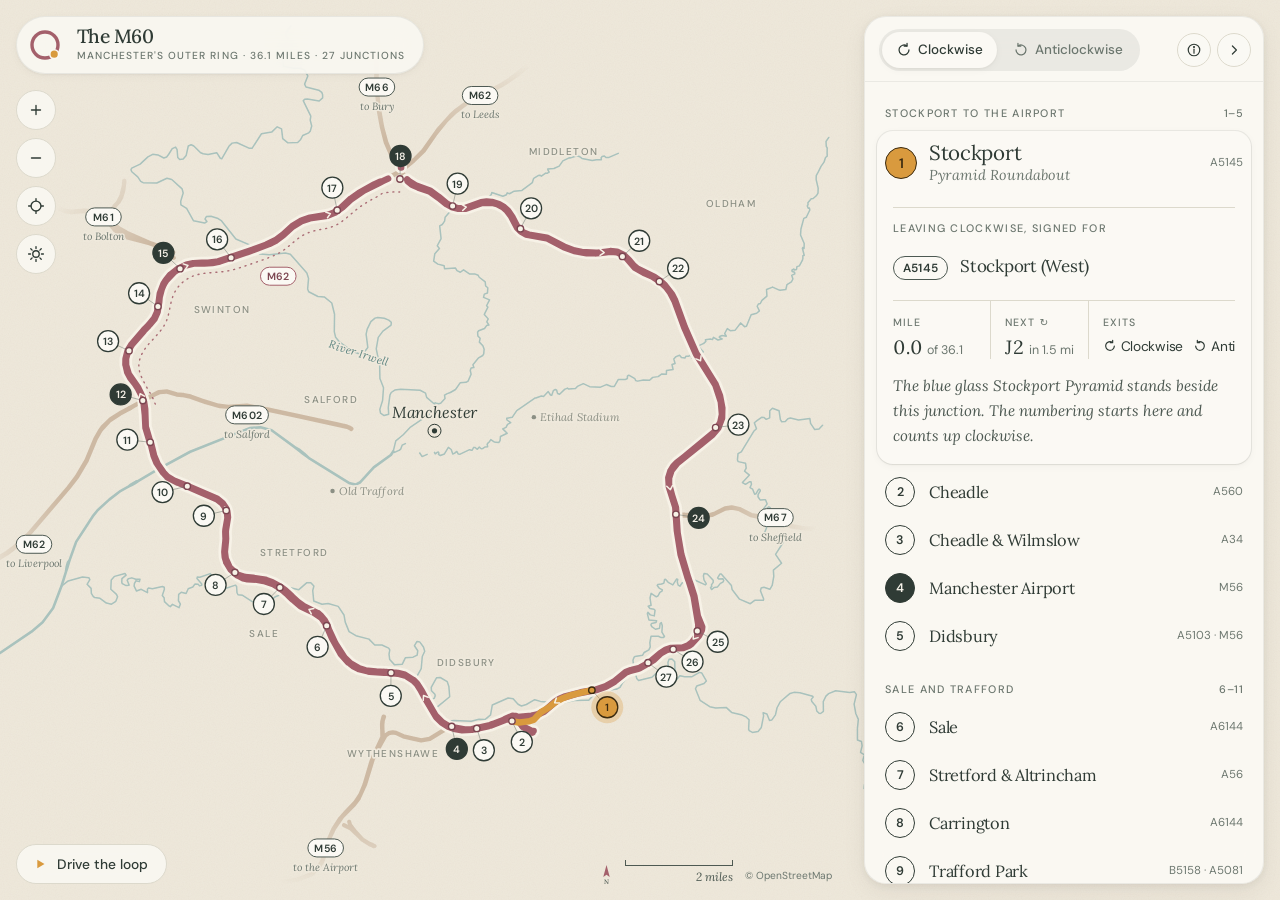
<file: index.html>
<!doctype html>
<html lang="en-GB">
  <head>
    <meta charset="utf-8" />
    <meta name="viewport" content="width=device-width, initial-scale=1, viewport-fit=cover" />
    <title>M60 Motorway</title>
    <meta name="description" content="A map of the M60, Manchester's orbital motorway, with all 27 junctions numbered, where each one goes in both directions, and the odd ones worth knowing about." />
    <meta name="theme-color" content="#f5f1e8" media="(prefers-color-scheme: light)" />
    <meta name="theme-color" content="#1a2428" media="(prefers-color-scheme: dark)" />
    <meta property="og:title" content="M60 Motorway, junction by junction" />
    <meta property="og:description" content="Manchester's orbital motorway: 36 miles, 27 junctions, numbered clockwise from Stockport." />
    <meta property="og:type" content="website" />
    <meta property="og:url" content="https://m60motorway.com/" />
    <link rel="canonical" href="https://m60motorway.com/" />
    <link rel="icon" href="favicon.svg" type="image/svg+xml" />
    <link rel="preconnect" href="https://fonts.googleapis.com" />
    <link rel="preconnect" href="https://fonts.gstatic.com" crossorigin />
    <link rel="stylesheet" href="https://fonts.googleapis.com/css2?family=DM+Sans:ital,opsz,wght@0,9..40,300;0,9..40,400;0,9..40,500;0,9..40,600;1,9..40,400&family=Lora:ital,wght@0,400;0,500;1,400&display=swap" />
    <link rel="stylesheet" href="styles.css" />
    <script>
      (() => {
        let saved = null;
        try { saved = localStorage.getItem("theme"); } catch (e) {}
        const preferred = matchMedia("(prefers-color-scheme: dark)").matches ? "dark" : "light";
        document.documentElement.dataset.theme = saved === "dark" || saved === "light" ? saved : preferred;
      })();
    </script>
  </head>
  <body>
    <main class="stage" id="stage">
      <div class="map-card" id="mapwrap">
        <svg id="map" role="img" aria-label="Map of the M60 ring around Manchester with its 27 numbered junctions"></svg>
        <div class="tip" id="tip" hidden></div>
      </div>

      <header class="float-title">
        <svg class="mark" viewBox="0 0 40 40" aria-hidden="true"><circle class="mark-ring" cx="20" cy="20" r="13" /><circle class="mark-j1" cx="29.2" cy="29.2" r="4.4" /></svg>
        <span class="title-copy">
          <h1>The M60</h1>
          <small>Manchester's outer ring · 36.1 miles · 27 junctions</small>
        </span>
      </header>

      <div class="float-tools">
        <button class="round-button" id="zin" type="button" aria-label="Zoom in" title="Zoom in"><svg viewBox="0 0 20 20" aria-hidden="true"><path d="M10 5v10M5 10h10" /></svg></button>
        <button class="round-button" id="zout" type="button" aria-label="Zoom out" title="Zoom out"><svg viewBox="0 0 20 20" aria-hidden="true"><path d="M5 10h10" /></svg></button>
        <button class="round-button" id="zfit" type="button" aria-label="Show the whole ring" title="Show the whole ring"><svg viewBox="0 0 20 20" aria-hidden="true"><circle cx="10" cy="10" r="5.5" /><path d="M10 1.8v2.4M10 15.8v2.4M1.8 10h2.4M15.8 10h2.4" /></svg></button>
        <button class="round-button theme-toggle" id="theme" type="button" aria-label="Switch colour theme" title="Switch colour theme">
          <svg class="sun" viewBox="0 0 20 20" aria-hidden="true"><circle cx="10" cy="10" r="3.6" /><path d="M10 1.8v2.1M10 16.1v2.1M1.8 10h2.1M16.1 10h2.1M4.2 4.2l1.5 1.5M14.3 14.3l1.5 1.5M4.2 15.8l1.5-1.5M14.3 5.7l1.5-1.5" /></svg>
          <svg class="moon" viewBox="0 0 20 20" aria-hidden="true"><path d="M15.8 12.6A6.6 6.6 0 0 1 7.4 4.2a6.6 6.6 0 1 0 8.4 8.4Z" /></svg>
        </button>
      </div>

      <div class="float-foot">
        <button class="pill" id="drive" type="button" aria-pressed="false"><svg viewBox="0 0 20 20" aria-hidden="true"><path class="play" d="M7 5.2v9.6L15 10Z" /><path class="stop" d="M6.5 6.5h7v7h-7Z" /></svg><span id="drive-label">Drive the loop</span></button>
      </div>

      <div class="float-scale" aria-hidden="true">
        <svg class="north" viewBox="0 0 14 22"><path d="M7 1 10.5 14 7 11.6 3.5 14Z" /><text x="7" y="21.5">N</text></svg>
        <span class="scale"><span class="bar" id="scale-bar"></span><span id="scale-label">1 mile</span></span>
        <span class="credit">© OpenStreetMap</span>
      </div>

      <button class="pill show-panel" id="show-panel" type="button" hidden><svg viewBox="0 0 20 20" aria-hidden="true"><path d="M12 5 7 10l5 5" /></svg>Details</button>

      <aside class="panel" id="panel" aria-label="Junctions">
        <div class="panel-top">
          <div class="segmented" role="group" aria-label="Direction of travel">
            <button type="button" id="d-cw" aria-pressed="true">
              <svg viewBox="0 0 20 20" aria-hidden="true"><path d="M16.2 10A6.2 6.2 0 1 1 13.4 4.8" /><path d="M13.8 1.8v3.4h-3.4" /></svg>Clockwise
            </button>
            <button type="button" id="d-acw" aria-pressed="false">
              <svg viewBox="0 0 20 20" aria-hidden="true"><path d="M3.8 10A6.2 6.2 0 1 0 6.6 4.8" /><path d="M6.2 1.8v3.4h3.4" /></svg>Anticlockwise
            </button>
          </div>
          <div class="panel-actions">
            <button class="round-button small" id="about-btn" type="button" aria-pressed="false" aria-label="About the M60" title="About the M60"><svg viewBox="0 0 20 20" aria-hidden="true"><circle cx="10" cy="10" r="7.2" /><path d="M10 9v5" /><circle class="dot" cx="10" cy="6.3" r=".6" /></svg></button>
            <button class="round-button small" id="hide-panel" type="button" aria-label="Hide the panel" title="Hide the panel"><svg viewBox="0 0 20 20" aria-hidden="true"><path class="side" d="m8 5 5 5-5 5" /><path class="sheet" d="m5 8 5 5 5-5" /></svg></button>
          </div>
        </div>

        <div class="panes">
          <section class="pane" id="pane-ring" aria-label="The junctions">
            <div id="list"></div>
          </section>

          <section class="pane about" id="pane-about" aria-label="About the M60" hidden>
            <button type="button" class="back" id="about-back"><svg viewBox="0 0 20 20" aria-hidden="true"><path d="M12 5 7 10l5 5" /></svg>All junctions</button>
            <figure class="scene">
              <svg viewBox="0 0 1440 260" preserveAspectRatio="xMidYMax slice" role="img" aria-labelledby="scene-desc">
          <desc id="scene-desc">The Barton High Level Bridge at dusk. The M60 crosses the Manchester Ship Canal on a long viaduct, with car lights moving along it and the city skyline beyond. After dark the stars come out and the windows light up.</desc>
          <defs>
            <linearGradient id="sceneSky" x2="0" y2="1"><stop stop-color="var(--sc-sky-0)" /><stop offset=".55" stop-color="var(--sc-sky-1)" /><stop offset="1" stop-color="var(--sc-sky-2)" /></linearGradient>
            <radialGradient id="sceneHalo"><stop stop-color="var(--sc-sun)" stop-opacity=".6" /><stop offset=".35" stop-color="var(--sc-sun)" stop-opacity=".18" /><stop offset="1" stop-color="var(--sc-sun)" stop-opacity="0" /></radialGradient>
            <linearGradient id="sceneWater" x2="0" y2="1"><stop stop-color="var(--sc-water-0)" /><stop offset="1" stop-color="var(--sc-water-1)" /></linearGradient>
            <filter id="sceneGlow" x="-200%" y="-200%" width="500%" height="500%"><feGaussianBlur stdDeviation="2.2" /></filter>
          </defs>
          <rect width="1440" height="260" fill="url(#sceneSky)" />
          <g class="scene-stars">
            <circle cx="120" cy="40" r="1" /><circle cx="260" cy="70" r=".8" /><circle cx="410" cy="28" r="1.1" /><circle cx="560" cy="58" r=".7" /><circle cx="690" cy="22" r="1" /><circle cx="820" cy="64" r=".8" /><circle cx="950" cy="34" r="1.2" /><circle cx="1180" cy="52" r=".8" /><circle cx="1300" cy="26" r="1" /><circle cx="1390" cy="72" r=".7" /><circle cx="60" cy="96" r=".7" /><circle cx="1010" cy="90" r=".7" />
          </g>
          <g class="scene-sun">
            <circle cx="1085" cy="168" r="120" fill="url(#sceneHalo)" />
            <circle cx="1085" cy="168" r="24" fill="var(--sc-sun)" />
          </g>
          <path class="scene-far" d="M0 196C110 178 200 186 300 176S520 160 640 170 860 158 990 166 1230 146 1440 168V260H0Z" />
          <g class="scene-city">
            <rect x="240" y="150" width="30" height="50" /><rect x="276" y="124" width="12" height="76" /><rect x="292" y="104" width="13" height="96" /><rect x="309" y="116" width="11" height="84" />
            <rect x="344" y="92" width="14" height="108" /><rect x="340" y="128" width="22" height="4" /><rect x="378" y="140" width="26" height="60" />
            <rect x="410" y="118" width="18" height="82" /><rect x="432" y="146" width="34" height="54" /><rect x="472" y="132" width="14" height="68" /><rect x="492" y="156" width="40" height="44" />
            <path d="M548 200V112h2v88Zm-26-86h60v2h-60Z" /><path d="M204 200v-70h1.6v70Zm-18-68h46v1.6h-46Z" />
          </g>
          <g class="scene-windows">
            <rect x="295" y="112" width="2" height="2" /><rect x="300" y="130" width="2" height="2" /><rect x="279" y="140" width="2" height="2" /><rect x="348" y="104" width="2" height="2" /><rect x="352" y="146" width="2" height="2" /><rect x="349" y="170" width="2" height="2" /><rect x="414" y="128" width="2" height="2" /><rect x="420" y="150" width="2" height="2" /><rect x="312" y="160" width="2" height="2" /><rect x="476" y="146" width="2" height="2" /><rect x="440" y="160" width="2" height="2" /><rect x="384" y="152" width="2" height="2" />
            <circle class="scene-beacon" cx="351" cy="89" r="1.8" />
          </g>
          <path class="scene-verge" d="M0 212c40-8 70-4 110-10s80 6 120 0 90-10 140-2 90 6 150 0 120 4 180-2 110 6 170 0 120-8 180-2 110 4 170-2 90 6 120 4V230H0Z" />
          <rect class="scene-water" y="214" width="1440" height="46" fill="url(#sceneWater)" />
          <g class="scene-shine"><path d="M1040 224h90M1058 232h56M1070 240h34M1020 248h40M1110 250h30" /></g>
          <g class="scene-piers"><rect x="16" y="176.3" width="9" height="59.7" /><rect x="106" y="172.6" width="9" height="63.4" /><rect x="196" y="169.4" width="9" height="66.6" /><rect x="286" y="166.8" width="9" height="69.2" /><rect x="376" y="164.6" width="9" height="71.4" /><rect x="466" y="162.9" width="9" height="73.1" /><rect x="556" y="161.8" width="9" height="74.2" /><rect x="632" y="161.2" width="16" height="74.8" /><rect x="792" y="161.2" width="16" height="74.8" /><rect x="876" y="161.8" width="9" height="74.2" /><rect x="966" y="162.9" width="9" height="73.1" /><rect x="1056" y="164.6" width="9" height="71.4" /><rect x="1146" y="166.8" width="9" height="69.2" /><rect x="1236" y="169.4" width="9" height="66.6" /><rect x="1326" y="172.6" width="9" height="63.4" /><rect x="1416" y="176.3" width="9" height="59.7" /></g>
          <path class="scene-deck" d="M-40 176Q720 140 1480 176" />
          <path class="scene-parapet" d="M-40 171.5Q720 135.5 1480 171.5" />
          <g class="scene-traffic">
            <g class="head" filter="url(#sceneGlow)">
              <circle r="2.4"><animateMotion dur="16s" repeatCount="indefinite" begin="0s" path="M-40 169Q720 133 1480 169" /></circle>
              <circle r="2.4"><animateMotion dur="16s" repeatCount="indefinite" begin="-3.4s" path="M-40 169Q720 133 1480 169" /></circle>
              <circle r="2.4"><animateMotion dur="15s" repeatCount="indefinite" begin="-6.1s" path="M-40 169Q720 133 1480 169" /></circle>
              <circle r="2.4"><animateMotion dur="17s" repeatCount="indefinite" begin="-9.8s" path="M-40 169Q720 133 1480 169" /></circle>
              <circle r="2.4"><animateMotion dur="16s" repeatCount="indefinite" begin="-12.9s" path="M-40 169Q720 133 1480 169" /></circle>
            </g>
            <g class="tail" filter="url(#sceneGlow)">
              <circle r="2.2"><animateMotion dur="18s" repeatCount="indefinite" begin="-1.5s" path="M1480 166Q720 130 -40 166" /></circle>
              <circle r="2.2"><animateMotion dur="17s" repeatCount="indefinite" begin="-5.2s" path="M1480 166Q720 130 -40 166" /></circle>
              <circle r="2.2"><animateMotion dur="18s" repeatCount="indefinite" begin="-8.7s" path="M1480 166Q720 130 -40 166" /></circle>
              <circle r="2.2"><animateMotion dur="19s" repeatCount="indefinite" begin="-11.6s" path="M1480 166Q720 130 -40 166" /></circle>
              <circle r="2.2"><animateMotion dur="17s" repeatCount="indefinite" begin="-14.8s" path="M1480 166Q720 130 -40 166" /></circle>
            </g>
          </g>
        </svg>
              <figcaption>The Barton High Level Bridge, where the M60 crosses the Manchester Ship Canal between J10 and J11.</figcaption>
            </figure>
            <dl class="figures">
              <div><dt>Length</dt><dd>36.1 mi</dd></div>
              <div><dt>Junctions</dt><dd>27</dd></div>
              <div><dt>Ring closed</dt><dd>2000</dd></div>
            </dl>
            <h2 class="about-h">Good to know</h2>
            <ul class="quirks" id="quirks"></ul>
            <h2 class="about-h">History</h2>
            <div class="prose">
              <p>The M60 is 36.1 miles long and wholly inside Greater Manchester. Its junctions sit on average 1.3 miles apart, close together for a British motorway, and are numbered clockwise from Stockport. Clockwise traffic uses the outer carriageway and anticlockwise traffic the inner one.</p>
              <p>The oldest part is the Stretford–Eccles bypass, opened in 1960 with the Barton High Level Bridge over the Manchester Ship Canal. The ring was stitched together from parts of the M62, M63 and M66 and renumbered as the M60 in 1998. The last stretch, from J19 to J23, opened in October 2000 and closed the loop.</p>
              <p>In 2004 the section between J16 and J17 was the busiest road in the country, at about 181,000 vehicles a day. Since 2018 the road from J8 round to J18 has run as a smart motorway with variable speed limits.</p>
            </div>
            <p class="keys">Drag the map to move it, and scroll or pinch to zoom. <kbd>←</kbd> <kbd>→</kbd> step round the ring and <kbd>D</kbd> flips the direction.</p>
            <p class="credits">Map data © <a href="https://www.openstreetmap.org/copyright">OpenStreetMap contributors</a>. Destinations and mileages from the <a href="https://en.wikipedia.org/wiki/M60_motorway_(Great_Britain)">Wikipedia junction list</a>; miles for J3, J4, J15 and J25–27 are estimated from the map.</p>
          </section>
        </div>
      </aside>
    </main>

    <script src="data/geo.js"></script>
    <script src="data/junctions.js"></script>
    <script src="script.js"></script>
  </body>
</html>
</file>
<file: styles.css>
/* M60 Motorway. Paper, ink and a dusk-rose road: the same quiet palette as dejones.io's reading pages. */
:root {
  color-scheme: light;
  --paper: #f5f1e8;
  --paper-deep: #eee8da;
  --card: #fbf9f4;
  --ink: #2f3b35;
  --ink-mid: #4d5952;
  --muted: #6c776f;
  --rule: #dcd9cc;
  --rule-soft: rgba(47, 59, 53, 0.08);
  --glass: rgba(251, 249, 244, 0.82);

  --land: #efe9dc;
  --water: #a9c2bd;
  --water-ink: #5d8480;
  --route: #a4606b;
  --route-halo: #f7f2e7;
  --route-deep: #7c4651;
  --spur: #cdb9a3;
  --gold: #d99a3e;
  --gold-ink: #3a2a10;
  --token: #fbf9f4;
  --token-ink: #2f3b35;
  --town: #8b8f84;

  --shadow-sm: 0 1px 2px rgba(47, 40, 30, 0.05), 0 2px 8px rgba(47, 40, 30, 0.04);
  --shadow-md: 0 2px 8px rgba(47, 40, 30, 0.07), 0 8px 24px rgba(47, 40, 30, 0.06);

  --tone-cream: #fffaf3; --tone-sage: #eff5ee; --tone-sky: #eef4fc; --tone-rose: #fdf0f4;
  --tone-lavender: #f2f0fb; --tone-amber: #fdf6e3; --tone-slate: #f0f2f6; --tone-mint: #edf8f5;

  --sc-sky-0: #f5f1e8; --sc-sky-1: #f3dcc2; --sc-sky-2: #eab99d; --sc-sun: #fff2cf;
  --sc-far: #d8b8b0; --sc-city: #c49fa2; --sc-verge: #8e9377; --sc-water-0: #e4b8a2; --sc-water-1: #8e9c9d;
  --sc-deck: #7d6b70; --sc-parapet: #f1e3d1; --sc-pier: #927f83; --sc-head: #fff4d6; --sc-tail: #d6574a;

  --display: "Lora", Georgia, "Times New Roman", serif;
  --ui: "DM Sans", ui-sans-serif, system-ui, -apple-system, "Segoe UI", sans-serif;
}

:root[data-theme="dark"] {
  color-scheme: dark;
  --paper: #1a2428;
  --paper-deep: #162024;
  --card: #1f2b30;
  --ink: #ece9dd;
  --ink-mid: #cfd2c8;
  --muted: #9ba7a1;
  --rule: #33444a;
  --rule-soft: rgba(236, 233, 221, 0.08);
  --glass: rgba(31, 43, 48, 0.8);

  --land: #1e2a2f;
  --water: #36575f;
  --water-ink: #83a6aa;
  --route: #cf95a1;
  --route-halo: #1e2a2f;
  --route-deep: #e5b6bf;
  --spur: #4e5c66;
  --gold: #e8b25c;
  --gold-ink: #2a1d08;
  --token: #1a2428;
  --token-ink: #ece9dd;
  --town: #7f8c88;

  --shadow-sm: 0 1px 2px rgba(0, 0, 0, 0.3), 0 2px 8px rgba(0, 0, 0, 0.2);
  --shadow-md: 0 2px 8px rgba(0, 0, 0, 0.35), 0 10px 28px rgba(0, 0, 0, 0.3);

  --tone-cream: #2a2722; --tone-sage: #222a23; --tone-sky: #21262e; --tone-rose: #2c2226;
  --tone-lavender: #272430; --tone-amber: #2a2720; --tone-slate: #24262b; --tone-mint: #212b28;

  --sc-sky-0: #1a2428; --sc-sky-1: #28294d; --sc-sky-2: #634a6c; --sc-sun: #efe6d6;
  --sc-far: #2c3152; --sc-city: #242845; --sc-verge: #1a2731; --sc-water-0: #393462; --sc-water-1: #10172d;
  --sc-deck: #3b384f; --sc-parapet: #77768f; --sc-pier: #312f46; --sc-head: #ffe8ad; --sc-tail: #ff5b4b;
}

* { box-sizing: border-box; }


html, body { height: 100%; }
body {
  margin: 0;
  min-width: 320px;
  overflow: hidden;
  background: var(--land);
  color: var(--ink);
  font: 400 1rem/1.6 var(--ui);
  -webkit-font-smoothing: antialiased;
}
a, button { -webkit-tap-highlight-color: transparent; }
button { font: inherit; color: inherit; }
a { color: inherit; }
:focus-visible { outline: 2px solid color-mix(in srgb, var(--ink) 45%, transparent); outline-offset: 3px; }
[hidden] { display: none !important; }

.eyebrow { margin: 0; color: var(--muted); font-size: 0.68rem; font-weight: 500; letter-spacing: 0.12em; text-transform: uppercase; }

/* ---------- the stage: a full-window map with things floating over it ---------- */
/* --inset-r and --inset-b are the space the panel takes, so the map centres in what is left */
.stage { --gap: 16px; --panel-w: 400px; --inset-r: calc(var(--panel-w) + var(--gap) * 2); --inset-b: 0px; position: fixed; inset: 0; }
.stage.panel-hidden { --inset-r: 0px; }

.map-card {
  position: absolute;
  inset: 0;
  background-color: var(--land);
  /* a faint paper grain */
  background-image: url("data:image/svg+xml,%3Csvg xmlns='http://www.w3.org/2000/svg' width='160' height='160'%3E%3Cfilter id='n'%3E%3CfeTurbulence type='fractalNoise' baseFrequency='.85' numOctaves='2' stitchTiles='stitch'/%3E%3CfeColorMatrix values='0 0 0 0 .35 0 0 0 0 .3 0 0 0 0 .22 0 0 0 .07 0'/%3E%3C/filter%3E%3Crect width='160' height='160' filter='url(%23n)'/%3E%3C/svg%3E");
}
#map { display: block; width: 100%; height: 100%; cursor: grab; user-select: none; -webkit-user-select: none; touch-action: none; }
#map.dragging { cursor: grabbing; }

.glass {
  background: var(--glass);
  backdrop-filter: blur(12px) saturate(1.3);
  -webkit-backdrop-filter: blur(12px) saturate(1.3);
}

.float-title {
  position: absolute;
  top: calc(var(--gap) + env(safe-area-inset-top, 0px));
  left: var(--gap);
  display: flex;
  align-items: center;
  gap: 12px;
  padding: 8px 18px 8px 8px;
  border-radius: 999px;
  border: 1px solid var(--rule-soft);
  background: var(--glass);
  backdrop-filter: blur(12px) saturate(1.3);
  -webkit-backdrop-filter: blur(12px) saturate(1.3);
  box-shadow: var(--shadow-sm);
  pointer-events: none;
}
.mark { flex: none; width: 40px; height: 40px; }
.mark-ring { fill: none; stroke: var(--route); stroke-width: 3.4; }
.mark-j1 { fill: var(--gold); stroke: var(--card); stroke-width: 1.6; }
.title-copy { display: flex; flex-direction: column; gap: 1px; min-width: 0; }
.title-copy h1 { margin: 0; font: 500 1.2rem/1.15 var(--display); letter-spacing: -0.03em; }
.title-copy small { color: var(--muted); font-size: 0.64rem; font-weight: 500; letter-spacing: 0.1em; text-transform: uppercase; white-space: nowrap; }

.float-tools { position: absolute; top: calc(var(--gap) + 74px + env(safe-area-inset-top, 0px)); left: var(--gap); display: flex; flex-direction: column; gap: 8px; }
.round-button {
  display: grid;
  place-items: center;
  width: 40px;
  height: 40px;
  padding: 0;
  border: 1px solid var(--rule);
  border-radius: 50%;
  background: var(--glass);
  backdrop-filter: blur(12px);
  -webkit-backdrop-filter: blur(12px);
  color: var(--ink);
  cursor: pointer;
  transition: transform 0.2s ease, background-color 0.2s ease, box-shadow 0.2s ease;
}
.round-button:hover { transform: translateY(-1px); box-shadow: var(--shadow-sm); background: var(--card); }
.round-button svg { width: 18px; height: 18px; fill: none; stroke: currentColor; stroke-width: 1.5; stroke-linecap: round; stroke-linejoin: round; }
.round-button.small { width: 34px; height: 34px; flex: none; }
.round-button.small svg { width: 16px; height: 16px; }
.theme-toggle .moon { display: none; }
[data-theme="dark"] .theme-toggle .sun { display: none; }
[data-theme="dark"] .theme-toggle .moon { display: block; }

.float-foot { position: absolute; left: var(--gap); bottom: calc(var(--gap) + var(--inset-b) + env(safe-area-inset-bottom, 0px)); display: flex; gap: 8px; }
.pill {
  display: inline-flex;
  align-items: center;
  gap: 8px;
  height: 40px;
  padding: 0 18px 0 14px;
  border: 1px solid var(--rule);
  border-radius: 999px;
  background: var(--glass);
  backdrop-filter: blur(12px);
  -webkit-backdrop-filter: blur(12px);
  font-size: 0.86rem;
  font-weight: 500;
  cursor: pointer;
  transition: transform 0.2s ease, background-color 0.2s ease, box-shadow 0.2s ease;
}
.pill:hover { transform: translateY(-1px); box-shadow: var(--shadow-sm); background: var(--card); }
.pill svg { width: 18px; height: 18px; fill: none; stroke: currentColor; stroke-width: 1.5; stroke-linecap: round; stroke-linejoin: round; }
#drive .play, #drive .stop { fill: var(--gold); stroke: none; }
#drive .stop { display: none; }
#drive[aria-pressed="true"] .play { display: none; }
#drive[aria-pressed="true"] .stop { display: block; }

.float-scale {
  position: absolute;
  right: calc(var(--inset-r) + var(--gap));
  bottom: calc(var(--gap) + var(--inset-b) + env(safe-area-inset-bottom, 0px));
  display: flex;
  align-items: flex-end;
  gap: 12px;
  color: var(--ink-mid);
  pointer-events: none;
  transition: right 0.3s ease;
}
.float-scale .north { width: 13px; }
.float-scale .north path { fill: var(--route); }
.float-scale .north text { fill: var(--ink-mid); font: 500 7px var(--display); text-anchor: middle; }
.float-scale .scale { display: flex; flex-direction: column; align-items: flex-end; gap: 3px; font: italic 400 0.74rem var(--display); }
.float-scale .bar { display: block; height: 6px; border: 1.5px solid var(--ink-mid); border-top: 0; }
.float-scale .credit { font-size: 0.64rem; color: var(--muted); }

.show-panel { position: absolute; top: calc(var(--gap) + env(safe-area-inset-top, 0px)); right: var(--gap); }

.tip {
  position: absolute;
  z-index: 3;
  pointer-events: none;
  padding: 7px 12px 6px;
  border-radius: 12px;
  background: var(--card);
  box-shadow: var(--shadow-md);
  border: 1px solid var(--rule-soft);
  font-size: 0.8rem;
  white-space: nowrap;
  transform: translate(-50%, calc(-100% - 16px));
}
.tip b { font: 500 0.9rem var(--display); margin-right: 4px; }
.tip span { color: var(--muted); }

/* ---------- map drawing ---------- */
.water { fill: none; stroke: var(--water); stroke-linecap: round; stroke-linejoin: round; stroke-width: calc(var(--k) * 1.5px); }
.water.canal { stroke-width: calc(var(--k) * 2.6px); }
.water-label text { fill: var(--water-ink); font: italic 400 11px var(--display); letter-spacing: 0.02em; paint-order: stroke; stroke: var(--land); stroke-width: 3px; stroke-linejoin: round; }
.spur { fill: none; stroke: var(--spur); stroke-width: calc(var(--k) * 4px); stroke-linecap: round; stroke-linejoin: round; }
.ring-halo { fill: none; stroke: var(--route-halo); stroke-width: calc(var(--k) * 12px); stroke-linecap: round; stroke-linejoin: round; }
.ring { fill: none; stroke: var(--route); stroke-width: calc(var(--k) * 6.5px); stroke-linecap: round; stroke-linejoin: round; }
.arc { fill: none; stroke: var(--gold); stroke-width: calc(var(--k) * 6.5px); stroke-linecap: round; stroke-linejoin: round; }
.companion { fill: none; stroke: var(--route); stroke-width: calc(var(--k) * 1.4px); stroke-dasharray: calc(var(--k) * 1px) calc(var(--k) * 5px); stroke-linecap: round; opacity: 0.9; }
.chev { fill: none; stroke: var(--route-halo); stroke-width: 1.5; stroke-linecap: round; stroke-linejoin: round; }
.leader { stroke: var(--muted); stroke-width: calc(var(--k) * 0.9px); opacity: 0.55; }
.anchor { fill: var(--route-halo); stroke: var(--route-deep); stroke-width: calc(var(--k) * 1.4px); }
.anchor.on { fill: var(--gold); stroke: var(--gold-ink); }

.place text { fill: var(--town); font: 500 10px var(--ui); letter-spacing: 0.14em; text-transform: uppercase; paint-order: stroke; stroke: var(--land); stroke-width: 3.5px; stroke-linejoin: round; }
.place.landmark text { font: italic 400 11px var(--display); letter-spacing: 0.01em; text-transform: none; }
.place.landmark circle { fill: var(--town); }
.place.city text { fill: var(--ink); font: italic 400 16px var(--display); letter-spacing: -0.01em; text-transform: none; }
.place.city circle { fill: var(--ink); }
.place.city .ring-mark { fill: none; stroke: var(--ink); stroke-width: 1; }

.road-tag rect { fill: var(--card); stroke: var(--ink-mid); stroke-width: 1; }
.road-tag .ref { fill: var(--ink); font: 600 10.5px var(--ui); letter-spacing: 0.02em; }
.road-tag .to { fill: var(--muted); font: italic 400 10.5px var(--display); paint-order: stroke; stroke: var(--land); stroke-width: 3px; stroke-linejoin: round; }
.road-tag.companion-tag rect { stroke: var(--route); }
.road-tag.companion-tag .ref { fill: var(--route-deep); }

.token { cursor: pointer; }
.token circle.face { fill: var(--token); stroke: var(--token-ink); stroke-width: 1.3; transition: fill 0.15s ease; }
.token.mw circle.face { fill: var(--ink); stroke: var(--ink); }
.token text { fill: var(--token-ink); font: 600 10.5px var(--ui); text-anchor: middle; dominant-baseline: central; font-variant-numeric: tabular-nums; pointer-events: none; }
.token.mw text { fill: var(--paper); }
.token .glow { fill: var(--gold); opacity: 0; transition: opacity 0.2s ease; }
.token:hover circle.face { fill: color-mix(in srgb, var(--gold) 28%, var(--token)); }
.token.mw:hover circle.face { fill: color-mix(in srgb, var(--gold) 30%, var(--ink)); }
.token.spot .glow { opacity: 0.35; }
.token.sel circle.face { fill: var(--gold); stroke: var(--gold-ink); }
.token.sel text { fill: var(--gold-ink); }
.token.sel .glow { opacity: 0.3; }
.car .halo { fill: var(--gold); opacity: 0.3; }
.car .dot { fill: var(--gold); stroke: var(--card); stroke-width: 2; }


/* ---------- the panel ---------- */
.panel {
  position: absolute;
  top: calc(var(--gap) + env(safe-area-inset-top, 0px));
  right: var(--gap);
  bottom: calc(var(--gap) + env(safe-area-inset-bottom, 0px));
  width: var(--panel-w);
  display: flex;
  flex-direction: column;
  border-radius: 22px;
  border: 1px solid var(--rule-soft);
  background: color-mix(in srgb, var(--card) 94%, transparent);
  backdrop-filter: blur(16px) saturate(1.3);
  -webkit-backdrop-filter: blur(16px) saturate(1.3);
  box-shadow: var(--shadow-md);
  overflow: hidden;
  transition: transform 0.35s cubic-bezier(0.2, 0.8, 0.2, 1), opacity 0.25s ease;
}
.panel-hidden .panel { transform: translateX(calc(100% + var(--gap) * 2)); opacity: 0; pointer-events: none; }
@media (prefers-reduced-motion: reduce) { .panel, .float-scale { transition: none; } }

.panel-top { display: flex; align-items: center; justify-content: space-between; gap: 8px; padding: 12px 12px 10px 14px; border-bottom: 1px solid var(--rule-soft); }
#hide-panel .sheet { display: none; }
.panel-top .segmented { flex: none; }
.panel-actions { display: flex; gap: 6px; }
#about-btn .dot { fill: currentColor; }
#about-btn[aria-pressed="true"] { background: var(--ink); color: var(--paper); border-color: var(--ink); }

.panes { flex: 1; min-height: 0; overflow: hidden auto; overscroll-behavior: contain; scrollbar-width: thin; }
.pane { padding: 6px 12px 22px; }
.pane.about { position: relative; padding: 18px 20px 22px; }

/* the ring, stretch by stretch */
.stretch + .stretch { margin-top: 4px; }
.stretch-head { display: flex; justify-content: space-between; gap: 12px; margin: 0; padding: 18px 8px 6px; color: var(--muted); font: 500 0.68rem/1.4 var(--ui); letter-spacing: 0.12em; text-transform: uppercase; }
.stretch-head span:last-child { letter-spacing: 0.04em; }

.jitem { border-radius: 16px; transition: background-color 0.2s ease, box-shadow 0.2s ease; }
.jitem.open { background: var(--card); box-shadow: var(--shadow-sm), 0 0 0 1px var(--rule-soft); margin: 4px 0; }
[data-theme="dark"] .jitem.open { background: var(--paper); }
.jrow {
  display: grid;
  grid-template-columns: 32px minmax(0, 1fr) auto;
  gap: 12px;
  align-items: center;
  width: 100%;
  padding: 9px 8px;
  border: 0;
  background: transparent;
  text-align: left;
  cursor: pointer;
  border-radius: 14px;
}
.jitem:not(.open) .jrow:hover { background: color-mix(in srgb, var(--gold) 9%, transparent); }
.jrow .num { display: grid; place-items: center; width: 30px; height: 30px; border-radius: 50%; border: 1.2px solid var(--ink); font: 600 0.78rem var(--ui); font-variant-numeric: tabular-nums; }
.jrow .num.mw { background: var(--ink); color: var(--paper); }
.jitem.open .num { width: 32px; height: 32px; background: var(--gold); border-color: var(--gold-ink); color: var(--gold-ink); font-size: 0.86rem; }
.jrow .where { display: flex; flex-direction: column; min-width: 0; }
.jrow .place { font: 400 1.02rem/1.3 var(--display); letter-spacing: -0.015em; }
.jitem.open .place { font-size: 1.28rem; }
.jrow .roads { color: var(--muted); font-size: 0.72rem; white-space: nowrap; }

.jbody { padding: 0 16px 16px; }
.jrow .aka { color: var(--muted); font: italic 400 0.9rem/1.35 var(--display); }

.back { position: absolute; z-index: 2; top: 12px; left: 14px; display: inline-flex; align-items: center; gap: 4px; height: 32px; padding: 0 12px 0 8px; border: 1px solid var(--rule); border-radius: 999px; background: var(--glass); backdrop-filter: blur(8px); -webkit-backdrop-filter: blur(8px); font-size: 0.8rem; font-weight: 500; cursor: pointer; }
.back svg { width: 16px; height: 16px; fill: none; stroke: currentColor; stroke-width: 1.6; stroke-linecap: round; stroke-linejoin: round; }

.segmented { display: inline-flex; gap: 2px; padding: 3px; border-radius: 999px; background: var(--rule-soft); }
.segmented button { display: inline-flex; align-items: center; gap: 6px; border: 0; border-radius: 999px; background: transparent; padding: 7px 14px; font-size: 0.84rem; font-weight: 500; color: var(--muted); cursor: pointer; transition: background-color 0.15s ease, color 0.15s ease, box-shadow 0.15s ease; }
.segmented button[aria-pressed="true"] { background: var(--card); color: var(--ink); box-shadow: var(--shadow-sm); }
[data-theme="dark"] .segmented button[aria-pressed="true"] { background: var(--paper); }
.segmented svg { width: 16px; height: 16px; fill: none; stroke: currentColor; stroke-width: 1.6; stroke-linecap: round; stroke-linejoin: round; }


.signs { margin-top: 12px; padding-top: 12px; border-top: 1px solid var(--rule); }
.signs .eyebrow { margin-bottom: 12px; }
.sign-row { display: flex; align-items: baseline; gap: 12px; padding: 6px 0; }
.sign-row + .sign-row { border-top: 1px dashed var(--rule); }
.chips { display: inline-flex; gap: 5px; flex: none; }
.chip { display: inline-block; min-width: 42px; padding: 2px 9px 1px; border-radius: 999px; font: 600 0.74rem/1.6 var(--ui); text-align: center; letter-spacing: 0.02em; border: 1px solid var(--ink-mid); color: var(--ink); }
.chip.m { background: var(--ink); color: var(--paper); border-color: var(--ink); }
.places { font: 400 1.06rem/1.35 var(--display); letter-spacing: -0.015em; }
.no-exit { margin: 0; font: italic 400 1.05rem/1.5 var(--display); color: var(--ink-mid); }
.no-exit span { display: block; margin-top: 4px; font: 400 0.88rem/1.5 var(--ui); font-style: normal; color: var(--muted); }

.facts { display: grid; grid-template-columns: repeat(3, 1fr); margin: 14px 0 0; border-top: 1px solid var(--rule); }
.facts div { padding: 14px 0 0; }
.facts div + div { padding-left: 14px; border-left: 1px solid var(--rule); }
.facts dt { color: var(--muted); font-size: 0.66rem; font-weight: 500; letter-spacing: 0.1em; text-transform: uppercase; }
.facts dd { margin: 4px 0 0; font: 400 1.2rem/1.2 var(--display); letter-spacing: -0.02em; font-variant-numeric: lining-nums tabular-nums; }
.facts dd small { color: var(--muted); font: 400 0.78rem var(--ui); letter-spacing: 0; }
.exits { display: flex; gap: 10px; font: 400 0.86rem/1.5 var(--ui) !important; }
.exits span { display: inline-flex; align-items: center; gap: 4px; }
.exits .no { color: var(--muted); text-decoration: line-through; text-decoration-color: color-mix(in srgb, var(--muted) 60%, transparent); }
.exits svg { width: 14px; height: 14px; fill: none; stroke: currentColor; stroke-width: 1.7; stroke-linecap: round; stroke-linejoin: round; }

.note { margin: 14px 0 0; font: italic 400 0.95rem/1.65 var(--display); color: var(--ink-mid); }







.prose p { margin: 16px 0 0; font: 400 1rem/1.8 var(--display); color: var(--ink-mid); }
.figures { display: grid; grid-template-columns: repeat(3, 1fr); gap: 12px; margin: 24px 0 0; }
.figures div { padding: 14px 16px; border-radius: 16px; background: var(--card); border: 1px solid var(--rule-soft); }
.figures dt { color: var(--muted); font-size: 0.66rem; font-weight: 500; letter-spacing: 0.1em; text-transform: uppercase; }
.figures dd { margin: 4px 0 0; font: 400 1.5rem/1.1 var(--display); letter-spacing: -0.03em; font-variant-numeric: lining-nums; }

.scene { position: relative; margin: -18px -20px 0; }
.scene svg { display: block; width: 100%; height: 170px; }
.scene figcaption { padding: 10px 20px 0; color: var(--muted); font: italic 400 0.84rem/1.5 var(--display); }
.scene-stars circle { fill: #fff; opacity: 0; transition: opacity 0.8s ease; }
[data-theme="dark"] .scene-stars circle { opacity: 0.8; }
.scene-sun { transition: transform 0.8s ease; }
[data-theme="dark"] .scene-sun { transform: translate(-340px, -110px) scale(0.7); transform-origin: 1085px 168px; }
.scene-far { fill: var(--sc-far); }
.scene-city { fill: var(--sc-city); }
.scene-windows rect { fill: #f2c46f; opacity: 0; transition: opacity 0.8s ease; }
.scene-beacon { fill: #e0584a; opacity: 0; }
[data-theme="dark"] .scene-windows rect { opacity: 0.85; }
[data-theme="dark"] .scene-beacon { opacity: 1; }
.scene-verge { fill: var(--sc-verge); }
.scene-shine path { stroke: var(--sc-sun); stroke-width: 2; stroke-linecap: round; opacity: 0.5; }
[data-theme="dark"] .scene-shine { transform: translateX(-340px); }
.scene-piers rect { fill: var(--sc-pier); }
.scene-deck { fill: none; stroke: var(--sc-deck); stroke-width: 9; }
.scene-parapet { fill: none; stroke: var(--sc-parapet); stroke-width: 1.4; opacity: 0.8; }
.scene-traffic .head circle { fill: var(--sc-head); }
.scene-traffic .tail circle { fill: var(--sc-tail); }
.scene-traffic { opacity: 0.75; }
[data-theme="dark"] .scene-traffic { opacity: 1; }
@media (prefers-reduced-motion: no-preference) {
  [data-theme="dark"] .scene-beacon { animation: beacon 2.6s ease-in-out infinite; }
  @keyframes beacon { 50% { opacity: 0.2; } }
}

.about .figures { margin-top: 18px; }
.about .figures div { padding: 10px 12px; }
.about .figures dd { font-size: 1.2rem; }
.about .prose p { font-size: 0.95rem; line-height: 1.75; }
.about-h { margin: 26px 0 0; font: 400 1.25rem/1.3 var(--display); letter-spacing: -0.02em; }
.quirks { list-style: none; margin: 8px 0 0; padding: 0; }
.quirks li { padding: 12px 0; border-bottom: 1px solid var(--rule-soft); }
.quirks p { margin: 0; }
.q-title { font-size: 0.88rem; font-weight: 600; }
.q-text { margin-top: 3px !important; color: var(--ink-mid); font-size: 0.84rem; line-height: 1.55; }
.q-links { display: flex; flex-wrap: wrap; gap: 5px; margin-top: 8px !important; }
.jlink { height: 24px; padding: 0 9px; border: 1px solid var(--rule); border-radius: 999px; background: transparent; font: 600 0.72rem var(--ui); font-variant-numeric: tabular-nums; cursor: pointer; transition: background-color 0.15s ease, border-color 0.15s ease; }
.jlink:hover { background: color-mix(in srgb, var(--gold) 22%, transparent); border-color: var(--gold); }
.about .prose p:first-child { margin-top: 8px; }
.keys, .credits { margin: 16px 0 0; color: var(--muted); font-size: 0.78rem; line-height: 1.6; }
.credits a { text-underline-offset: 3px; }
kbd { font: 500 0.72rem var(--ui); border: 1px solid var(--rule); border-bottom-width: 2px; border-radius: 5px; padding: 0 5px; background: var(--card); }

/* ---------- phones: the panel becomes a bottom sheet ---------- */
@media (max-width: 720px) {
  .stage { --gap: 10px; --inset-r: 0px; --inset-b: 46svh; }
  .stage.panel-hidden { --inset-b: 58px; }
  .float-title { padding: 6px 14px 6px 6px; gap: 10px; }
  .mark { width: 34px; height: 34px; }
  .title-copy h1 { font-size: 1.05rem; }
  .float-tools { top: calc(var(--gap) + 1px + env(safe-area-inset-top, 0px)); left: auto; right: var(--gap); flex-direction: row; gap: 6px; }
  .round-button { width: 36px; height: 36px; }
  .float-scale { display: none; }
  .title-copy small { display: none; }
  .float-foot { top: calc(var(--gap) + 1px + env(safe-area-inset-top, 0px)); bottom: auto; left: auto; right: calc(var(--gap) + 168px); }
  #drive { width: 36px; height: 36px; padding: 0; justify-content: center; }
  #drive-label { position: absolute; width: 1px; height: 1px; overflow: hidden; clip: rect(0 0 0 0); white-space: nowrap; }
  .panel {
    top: auto;
    left: 0;
    right: 0;
    bottom: 0;
    width: auto;
    height: 46svh;
    border-radius: 22px 22px 0 0;
    border-bottom: 0;
    padding-bottom: env(safe-area-inset-bottom, 0px);
  }
  .panel-hidden .panel { transform: translateY(calc(100% - 58px - env(safe-area-inset-bottom, 0px))); opacity: 1; pointer-events: auto; }
  .panel-hidden .panes { visibility: hidden; }
  .show-panel { display: none !important; }
  #hide-panel .side { display: none; }
  #hide-panel .sheet { display: block; }
  .panel-hidden #hide-panel svg { transform: rotate(180deg); }
  .pane { padding: 4px 8px 20px; }
  .pane.about { padding: 16px 16px 20px; }
  .segmented button { padding: 6px 11px; }
  .scene { margin: -16px -16px 0; }
  .facts dd { font-size: 1.05rem; }
}
</file>
